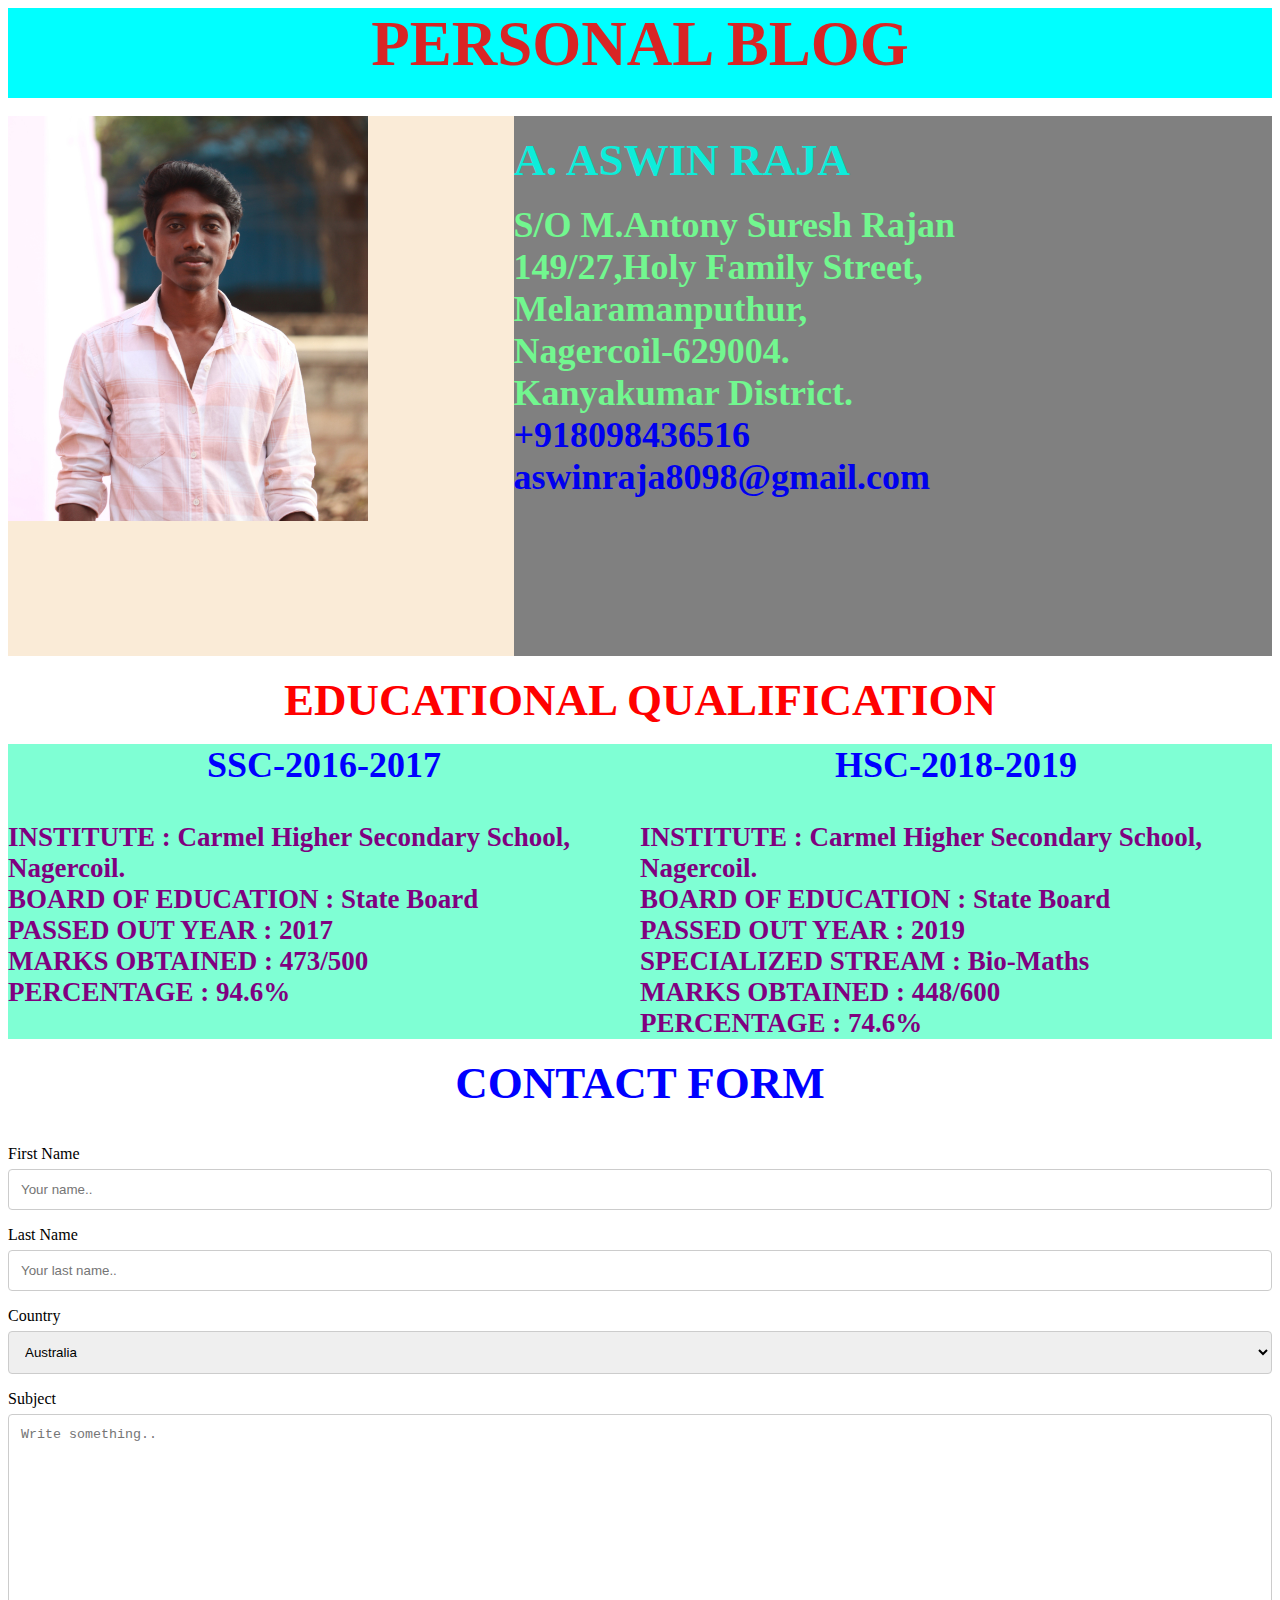
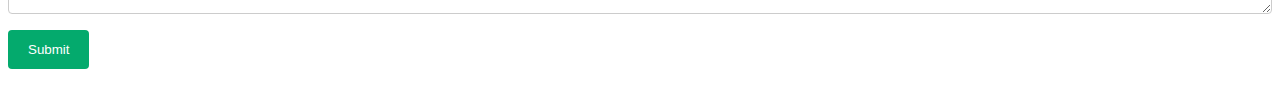
<file: ASSESSMENTS/A.ASWIN RAJA Team Lead/Assignment -01/index.html>
<html>
    <head>
        <meta name="viewport" content="width=device-width, initial-scale=1.0">
        <title>Assignment-01</title>
    </head>
    <body>
        <link rel="stylesheet" href="index.css">
        <body  bgcolor="white">
            <div class="div1">
            <center>
            <b>PERSONAL BLOG</b>
            </center>
            </div>
            <br>
            <div class="div2">
                <div class="div21">
                  <img src="images/profile.jpg" class="img1">
                </div>
                <div class="div22">
                    <br>
                    <a style="font-size:5vmin; color:rgb(14, 236, 218); ">A. ASWIN RAJA</a><br><br>
                    <c style="font-size:4vmin; color:rgb(114, 247, 143)"></a>
                    S/O M.Antony Suresh Rajan<br>
                    149/27,Holy Family Street,<br>
                    Melaramanputhur,<br>
                    Nagercoil-629004.<br>
                    Kanyakumar District.<br>
                    <a href="tel:+918098436516" style="text-decoration: none;">+918098436516</a><br>
                    <a href="mailto:aswinraja8098@gmail.com" style="text-decoration: none;">aswinraja8098@gmail.com</a>
                </c>
                </div>
            </div>
            <br>
            <div class="div3">
                <center><b>
                    <a style="font-size:5vmin; color:red; ">EDUCATIONAL QUALIFICATION</a><br><br>
                </center></b>
            </div>
            <div class="div31">
                <div class="div311">
                <center><a style="font-size:4vmin; color:blue; ">SSC-2016-2017</a></center><br><br>
                <c style="font-size:3vmin; color:purple"></a>
                INSTITUTE : Carmel Higher Secondary School, Nagercoil.<br>
                BOARD OF EDUCATION : State Board<br>
                PASSED OUT YEAR : 2017<br>
                MARKS OBTAINED : 473/500<br>
                PERCENTAGE : 94.6%<br><br>
                </c>
            </div>
            
            <div class="div32">
                <center><a style="font-size:4vmin; color:blue; ">HSC-2018-2019</a></center><br><br>
                <c style="font-size:3vmin; color:purple"></a>
                INSTITUTE : Carmel Higher Secondary School, Nagercoil.<br>
                BOARD OF EDUCATION : State Board<br>
                PASSED OUT YEAR : 2019<br>
                SPECIALIZED STREAM : Bio-Maths<br>
                MARKS OBTAINED : 448/600<br>
                PERCENTAGE : 74.6%<br>
                </c>
            </div>
            </div>
            <div class="contact">
                <br>
                <b>
                <center><a style="font-size:5vmin; color:blue; ">CONTACT FORM</a></center><br><br>
                 </b>
                <form >
                    <label for="fname">First Name</label>
                    <input type="text" id="fname" name="firstname" placeholder="Your name..">
                
                    <label for="lname">Last Name</label>
                    <input type="text" id="lname" name="lastname" placeholder="Your last name..">
                
                    <label for="country">Country</label>
                    <select id="country" name="country">
                      <option value="australia">Australia</option>
                      <option value="canada">Canada</option>
                      <option value="usa">USA</option>
                    </select>
                
                    <label for="subject">Subject</label>
                    <textarea id="subject" name="subject" placeholder="Write something.." style="height:200px"></textarea>
                
                    <input type="submit" value="Submit">
                
                  </form>
            </div>
    </body>
</html>
</file>
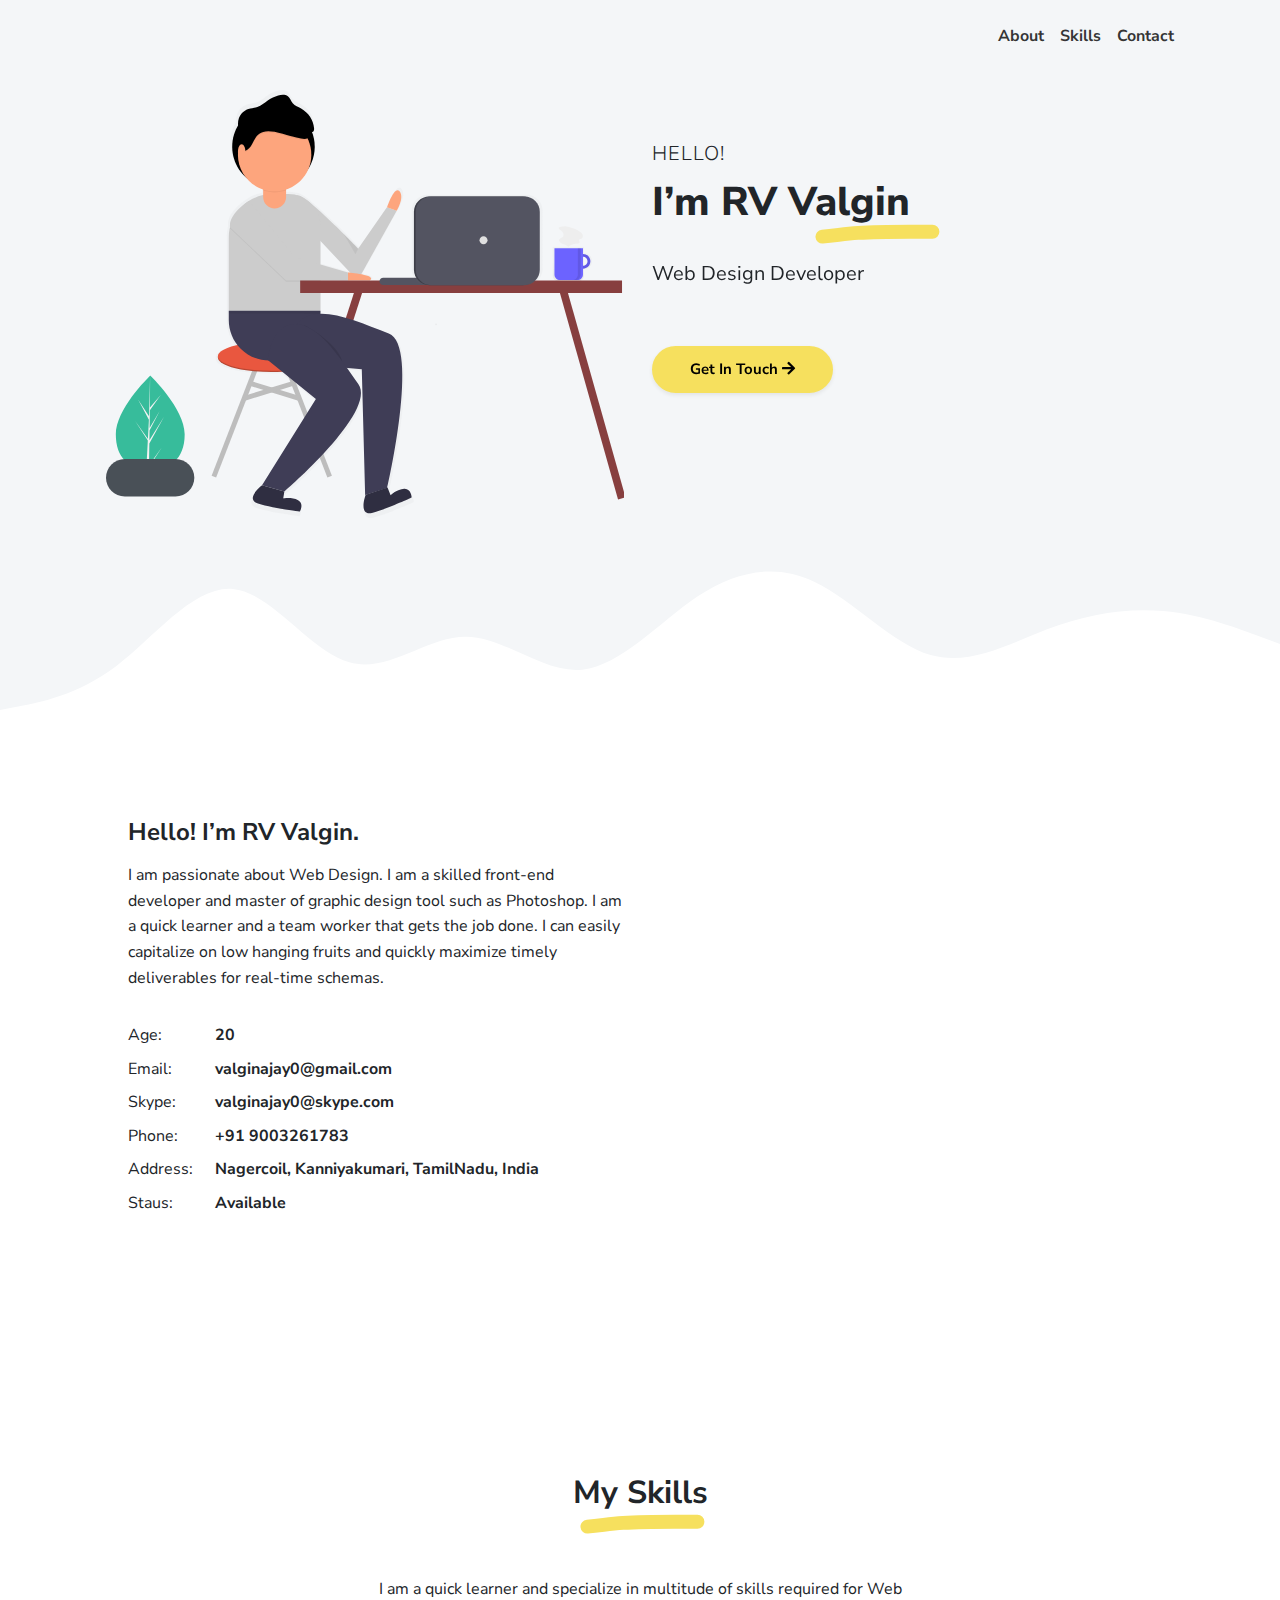
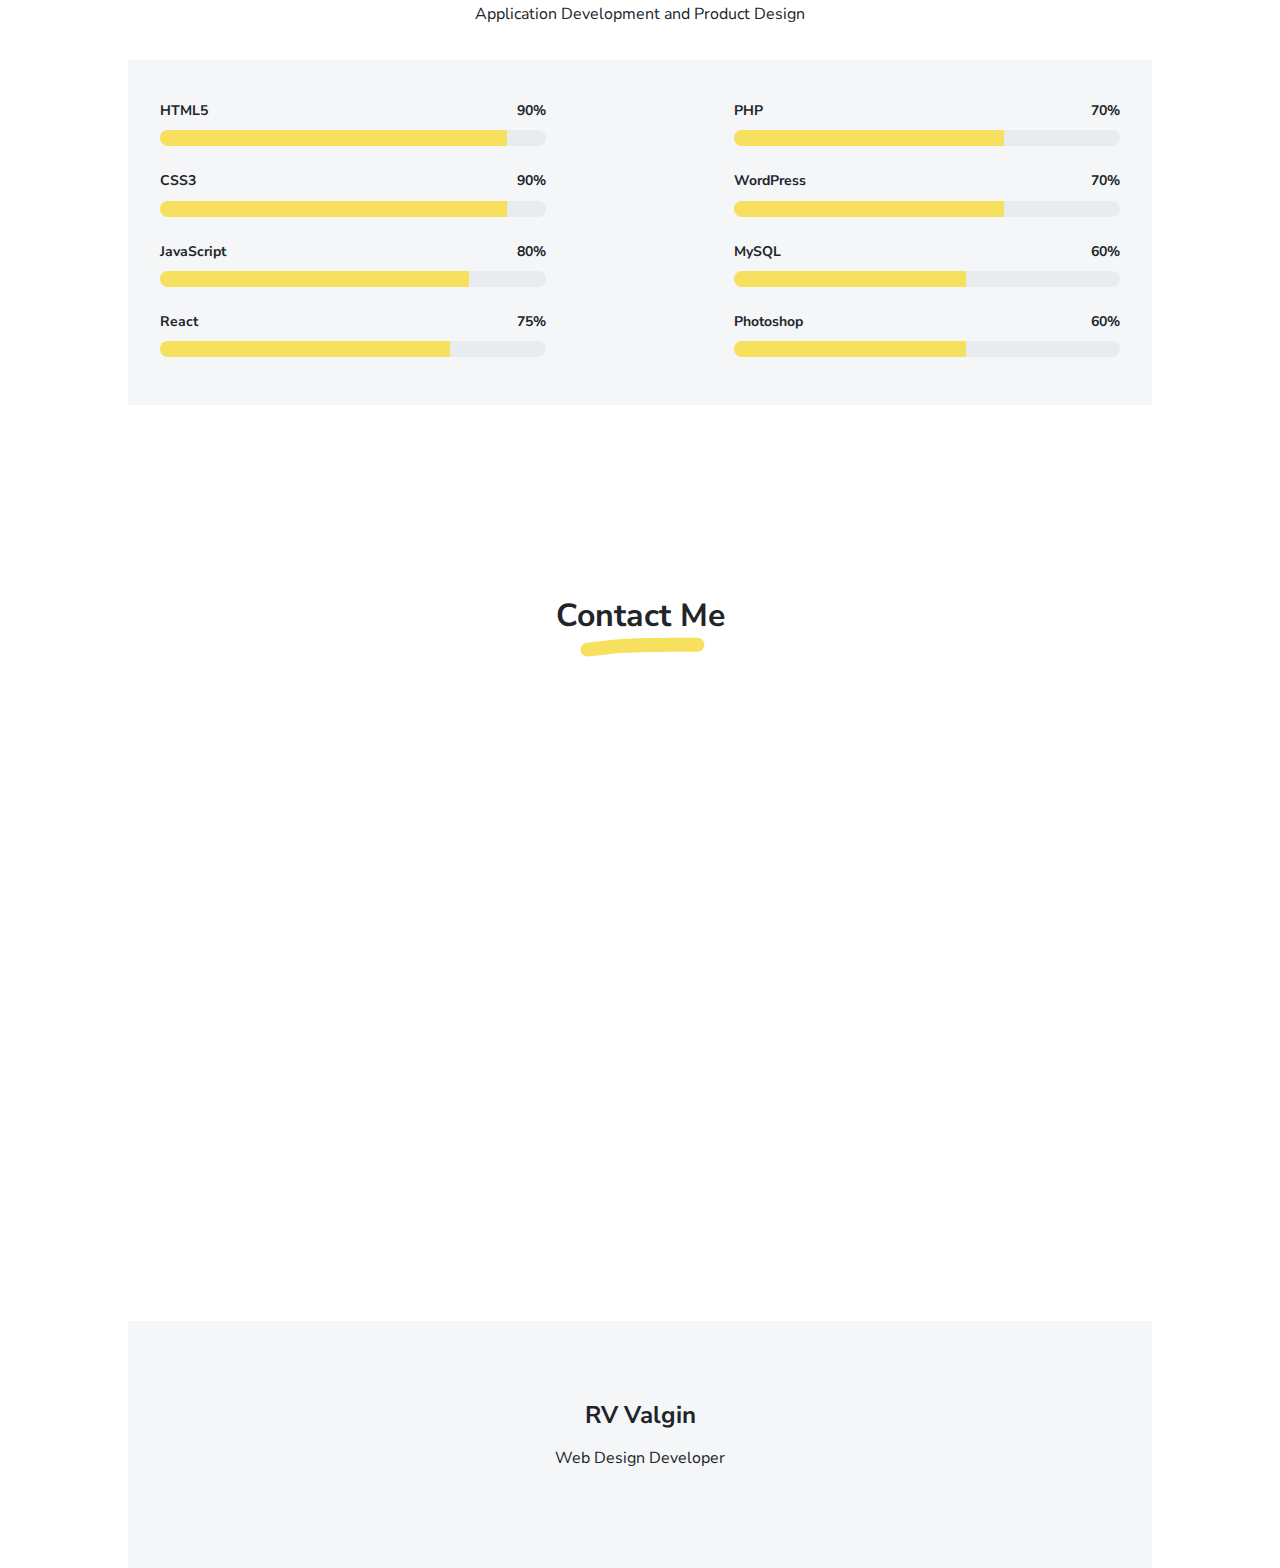
<file: ASSESSMENTS/R.V.VALGIN Team Member 2/Assignment-1/index.html>
<!DOCTYPE html>
<!-- upto 2 directory depth-->
<html lang="en-US">
  <head>
    <meta charset="UTF-8">
    <meta http-equiv="X-UA-Compatible" content="IE=edge">
    <meta name="viewport" content="width=device-width, initial-scale=1">
    <title>Valgin Resume</title>
    <link rel="preconnect" href="https://fonts.gstatic.com" crossorigin="crossorigin"/>
    <link rel="preload" as="style" href="https://fonts.googleapis.com/css2?family=Nunito+Sans:wght@300;400;700;800&amp;display=swap"/>
    <link rel="stylesheet" href="https://fonts.googleapis.com/css2?family=Nunito+Sans:wght@300;400;700;800&amp;display=swap" media="print" onload="this.media='all'"/>
    <noscript>
      <link rel="stylesheet" href="https://fonts.googleapis.com/css2?family=Nunito+Sans:wght@300;400;700;800&amp;display=swap"/>
    </noscript>
    <link href="./css/font-awesome/css/all.min.css?ver=1.2.0" rel="stylesheet">
    <link href="./css/bootstrap-icons/bootstrap-icons.css?ver=1.2.0" rel="stylesheet">
    <link href="./css/bootstrap.min.css?ver=1.2.0" rel="stylesheet">
    <link href="./css/aos.css?ver=1.2.0" rel="stylesheet">
    <link href="./css/main.css?ver=1.2.0" rel="stylesheet">
    <noscript>
      <style type="text/css">
        [data-aos] {
            opacity: 1 !important;
            transform: translate(0) scale(1) !important;
        }
      </style>
    </noscript>
  </head>
  <body id="top">
    <header class="bg-light">
      <nav class="navbar navbar-expand-lg navbar-light bg-light" id="header-nav" role="navigation">
        <div class="container"><a class="link-dark navbar-brand site-title mb-0" href="#"></a>
          <button class="navbar-toggler" type="button" data-bs-toggle="collapse" data-bs-target="#navbarSupportedContent" aria-controls="navbarSupportedContent" aria-expanded="false" aria-label="Toggle navigation"><span class="navbar-toggler-icon"></span></button>
          <div class="collapse navbar-collapse" id="navbarSupportedContent">
            <ul class="navbar-nav ms-auto me-2">
              <li class="nav-item"><a class="nav-link" href="#about">About</a></li>
              
              <li class="nav-item"><a class="nav-link" href="#skills">Skills</a></li>
              
              
              <li class="nav-item"><a class="nav-link" href="#contact">Contact</a></li>
            </ul>
          </div>
        </div>
      </nav>
    </header>
    <div class="page-content">
      <div id="content">
<header>
  <div class="cover bg-light">
    <div class="container px-3">
      <div class="row">
        <div class="col-lg-6 p-2"><img class="img-fluid" src="images/illustrations/hello3.svg" alt="hello"/></div>
        <div class="col-lg-6">
          <div class="mt-5">
            <p class="lead text-uppercase mb-1">Hello!</p>
            <h1 class="intro-title marker" data-aos="fade-left" data-aos-delay="50">I’m RV Valgin</h1>
            <p class="lead fw-normal mt-3" data-aos="fade-up" data-aos-delay="100">Web Design Developer</p>
            <div class="social-nav" data-aos="fade-up" data-aos-delay="200">
              <nav role="navigation">
                <ul class="nav justify-content-left">
                  
                </ul>
              </nav>
            </div>
            <div class="mt-3" data-aos="fade-up" data-aos-delay="200"><a class="btn btn-primary shadow-sm mt-1 hover-effect" href="#contact">Get In Touch <i class="fas fa-arrow-right"></i></a></div>
          </div>
        </div>
      </div>
    </div>
  </div>
  <div class="wave-bg"></div>
</header>
<div class="section pt-4 px-3 px-lg-4" id="about">
  <div class="container-narrow">
    <div class="row">
      <div class="col-md-6">
        <h2 class="h4 my-2">Hello! I’m RV Valgin.</h2>
        <p>I am passionate about Web Design. I am a skilled front-end developer and master of graphic design tool such as Photoshop. I am a quick learner and a team worker that gets the job done. I can easily capitalize on low hanging fruits and quickly maximize timely deliverables for real-time schemas.</p>
        <div class="row mt-3">
          <div class="col-sm-2">
            <div class="pb-1">Age:</div>
          </div>
          <div class="col-sm-10">
            <div class="pb-1 fw-bolder">20</div>
          </div>
          <div class="col-sm-2">
            <div class="pb-1">Email:</div>
          </div>
          <div class="col-sm-10">
            <div class="pb-1 fw-bolder">valginajay0@gmail.com</div>
          </div>
          <div class="col-sm-2">
            <div class="pb-1">Skype:</div>
          </div>
          <div class="col-sm-10">
            <div class="pb-1 fw-bolder">valginajay0@skype.com</div>
          </div>
          <div class="col-sm-2">
            <div class="pb-1">Phone:</div>
          </div>
          <div class="col-sm-10">
            <div class="pb-1 fw-bolder">+91 9003261783</div>
          </div>
          <div class="col-sm-2">
            <div class="pb-1">Address:</div>
          </div>
          <div class="col-sm-10">
            <div class="pb-1 fw-bolder">Nagercoil, Kanniyakumari, TamilNadu, India</div>
          </div>
          <div class="col-sm-2">
            <div class="pb-1">Staus:</div>
          </div>
          <div class="col-sm-10">
            <div class="pb-1 fw-bolder">Available</div>
          </div>
        </div>
      </div>
      <div class="col-md-5 offset-md-1" data-aos="fade-left" data-aos-delay="100"><img class="avatar img-fluid mt-2" src="images/avatar.jpeg" width="400" height="400" alt="Walter Patterson"/></div>
    </div>
  </div>
</div>

</div>
<div class="section px-3 px-lg-4 pt-5" id="skills">
  <div class="container-narrow">
    <div class="text-center mb-5">
      <h2 class="marker marker-center">My Skills</h2>
    </div>
    <div class="text-center">
      <p class="mx-auto mb-3" style="max-width:600px">I am a quick learner and specialize in multitude of skills required for Web Application Development and Product Design</p>
    </div>
    <div class="bg-light p-3">
      <div class="row">
        <div class="col-md-5">
          <div class="py-1">
            <div class="d-flex text-small fw-bolder"><span class="me-auto">HTML5</span><span>90%</span></div>
            <div class="progress my-1">
              <div class="progress-bar bg-primary" role="progressbar" data-aos="zoom-in-right" data-aos-delay="100" data-aos-anchor=".skills-section" style="width: 90%" aria-valuenow="90" aria-valuemin="0" aria-valuemax="100"></div>
            </div>
          </div>
          <div class="py-1">
            <div class="d-flex text-small fw-bolder"><span class="me-auto">CSS3</span><span>90%</span></div>
            <div class="progress my-1">
              <div class="progress-bar bg-primary" role="progressbar" data-aos="zoom-in-right" data-aos-delay="200" data-aos-anchor=".skills-section" style="width: 90%" aria-valuenow="90" aria-valuemin="0" aria-valuemax="100"></div>
            </div>
          </div>
          <div class="py-1">
            <div class="d-flex text-small fw-bolder"><span class="me-auto">JavaScript</span><span>80%</span></div>
            <div class="progress my-1">
              <div class="progress-bar bg-primary" role="progressbar" data-aos="zoom-in-right" data-aos-delay="300" data-aos-anchor=".skills-section" style="width: 80%" aria-valuenow="80" aria-valuemin="0" aria-valuemax="100"></div>
            </div>
          </div>
          <div class="py-1">
            <div class="d-flex text-small fw-bolder"><span class="me-auto">React</span><span>75%</span></div>
            <div class="progress my-1">
              <div class="progress-bar bg-primary" role="progressbar" data-aos="zoom-in-right" data-aos-delay="300" data-aos-anchor=".skills-section" style="width: 75%" aria-valuenow="75" aria-valuemin="0" aria-valuemax="100"></div>
            </div>
          </div>
        </div>
        <div class="col-md-5 offset-md-2">
          <div class="py-1">
            <div class="d-flex text-small fw-bolder"><span class="me-auto">PHP</span><span>70%</span></div>
            <div class="progress my-1">
              <div class="progress-bar bg-primary" role="progressbar" data-aos="zoom-in-right" data-aos-delay="400" data-aos-anchor=".skills-section" style="width: 70%" aria-valuenow="70" aria-valuemin="0" aria-valuemax="100"></div>
            </div>
          </div>
          <div class="py-1">
            <div class="d-flex text-small fw-bolder"><span class="me-auto">WordPress</span><span>70%</span></div>
            <div class="progress my-1">
              <div class="progress-bar bg-primary" role="progressbar" data-aos="zoom-in-right" data-aos-delay="500" data-aos-anchor=".skills-section" style="width: 70%" aria-valuenow="70" aria-valuemin="0" aria-valuemax="100"></div>
            </div>
          </div>
          <div class="py-1">
            <div class="d-flex text-small fw-bolder"><span class="me-auto">MySQL</span><span>60%</span></div>
            <div class="progress my-1">
              <div class="progress-bar bg-primary" role="progressbar" data-aos="zoom-in-right" data-aos-delay="600" data-aos-anchor=".skills-section" style="width: 60%" aria-valuenow="60" aria-valuemin="0" aria-valuemax="100"></div>
            </div>
          </div>
          <div class="py-1">
            <div class="d-flex text-small fw-bolder"><span class="me-auto">Photoshop</span><span>60%</span></div>
            <div class="progress my-1">
              <div class="progress-bar bg-primary" role="progressbar" data-aos="zoom-in-right" data-aos-delay="600" data-aos-anchor=".skills-section" style="width: 60%" aria-valuenow="60" aria-valuemin="0" aria-valuemax="100"></div>
            </div>
          </div>
        </div>
      </div>
    </div>
  </div>
</div>

<div class="section px-3 px-lg-4 pt-5" id="experience">
  <div class="container-narrow">
    <div class="text-center mb-5">
      

</div>
<div class="section px-2 px-lg-4 pb-4 pt-5 mb-5" id="contact">
  <div class="container-narrow">
    <div class="text-center mb-5">
      <h2 class="marker marker-center">Contact Me</h2>
    </div>
    <div class="row">
      <div class="col-md-6" data-aos="zoom-in" data-aos-delay="100">
        <div class="bg-light my-2 p-3 pt-2"><form action="https://formspree.io/your@email.com"
    method="POST">
    <div class="form-group my-2">
      <label for="name" class="form-label fw-bolder">Name</label>
      <input class="form-control" type="text" id="name" name="name" required>
    </div>
    <div class="form-group my-2">
      <label for="email" class="form-label fw-bolder">Email</label>
      <input class="form-control" type="email" id="email" name="_replyto" required>
    </div>
  <div class="form-group my-2">
    <label for="message" class="form-label fw-bolder">Message</label>
    <textarea class="form-control" style="resize: none;" id="message" name="message" rows="4" required></textarea>
  </div>
  <button class="btn btn-primary mt-2" type="submit">Send</button>
</form>
        </div>
      </div>
      <div class="col-md-6" data-aos="fade-left" data-aos-delay="300">
        <div class="mt-3 px-1">
          <div class="h5">Let’s talk how I can help you!</div>
          <p>If you like my work and want to avail my services then drop me a message using the contact form. </p>
          <p>Or get in touch using my email, skype or my contact number.</p>
          <p>See you!</p>
        </div>
        <div class="mt-53 px-1">
          <div class="row"> 
            <div class="col-sm-2">
              <div class="pb-1">Email:</div>
            </div>
            <div class="col-sm-10">
              <div class="pb-1 fw-bolder">valginajay0@gmail.com</div>
            </div>
            <div class="col-sm-2">
              <div class="pb-1">Skype:</div>
            </div>
            <div class="col-sm-10">
              <div class="pb-1 fw-bolder">valginajay0@skype.com</div>
            </div>
            <div class="col-sm-2">
              <div class="pb-1">Phone:</div>
            </div>
            <div class="col-sm-10">
              <div class="pb-1 fw-bolder">+91 9003261783</div>
            </div>
          </div>
        </div>
      </div>
    </div>
  </div>
</div>
<footer class="pt-4 pb-4 text-center bg-light">
  <div class="container">
    <div class="my-3">
      <div class="h4">RV Valgin</div>
      <p>Web Design Developer</p>
      <div class="social-nav">
        <nav role="navigation">
          <ul class="nav justify-content-center">
            
          </ul>
        </nav>
      </div>
    </div>
    <div class="text-small text-secondary">
      <div>
    </div>
  </div>
</footer></div>
    </div>
    <div id="scrolltop"><a class="btn btn-secondary" href="#top"><span class="icon"><i class="fas fa-angle-up fa-x"></i></span></a></div>
    <script src="./scripts/imagesloaded.pkgd.min.js?ver=1.2.0"></script>
    <script src="./scripts/masonry.pkgd.min.js?ver=1.2.0"></script>
    <script src="./scripts/BigPicture.min.js?ver=1.2.0"></script>
    <script src="./scripts/purecounter.min.js?ver=1.2.0"></script>
    <script src="./scripts/bootstrap.bundle.min.js?ver=1.2.0"></script>
    <script src="./scripts/aos.min.js?ver=1.2.0"></script>
    <script src="./scripts/main.js?ver=1.2.0"></script>
  </body>
</html>
</file>
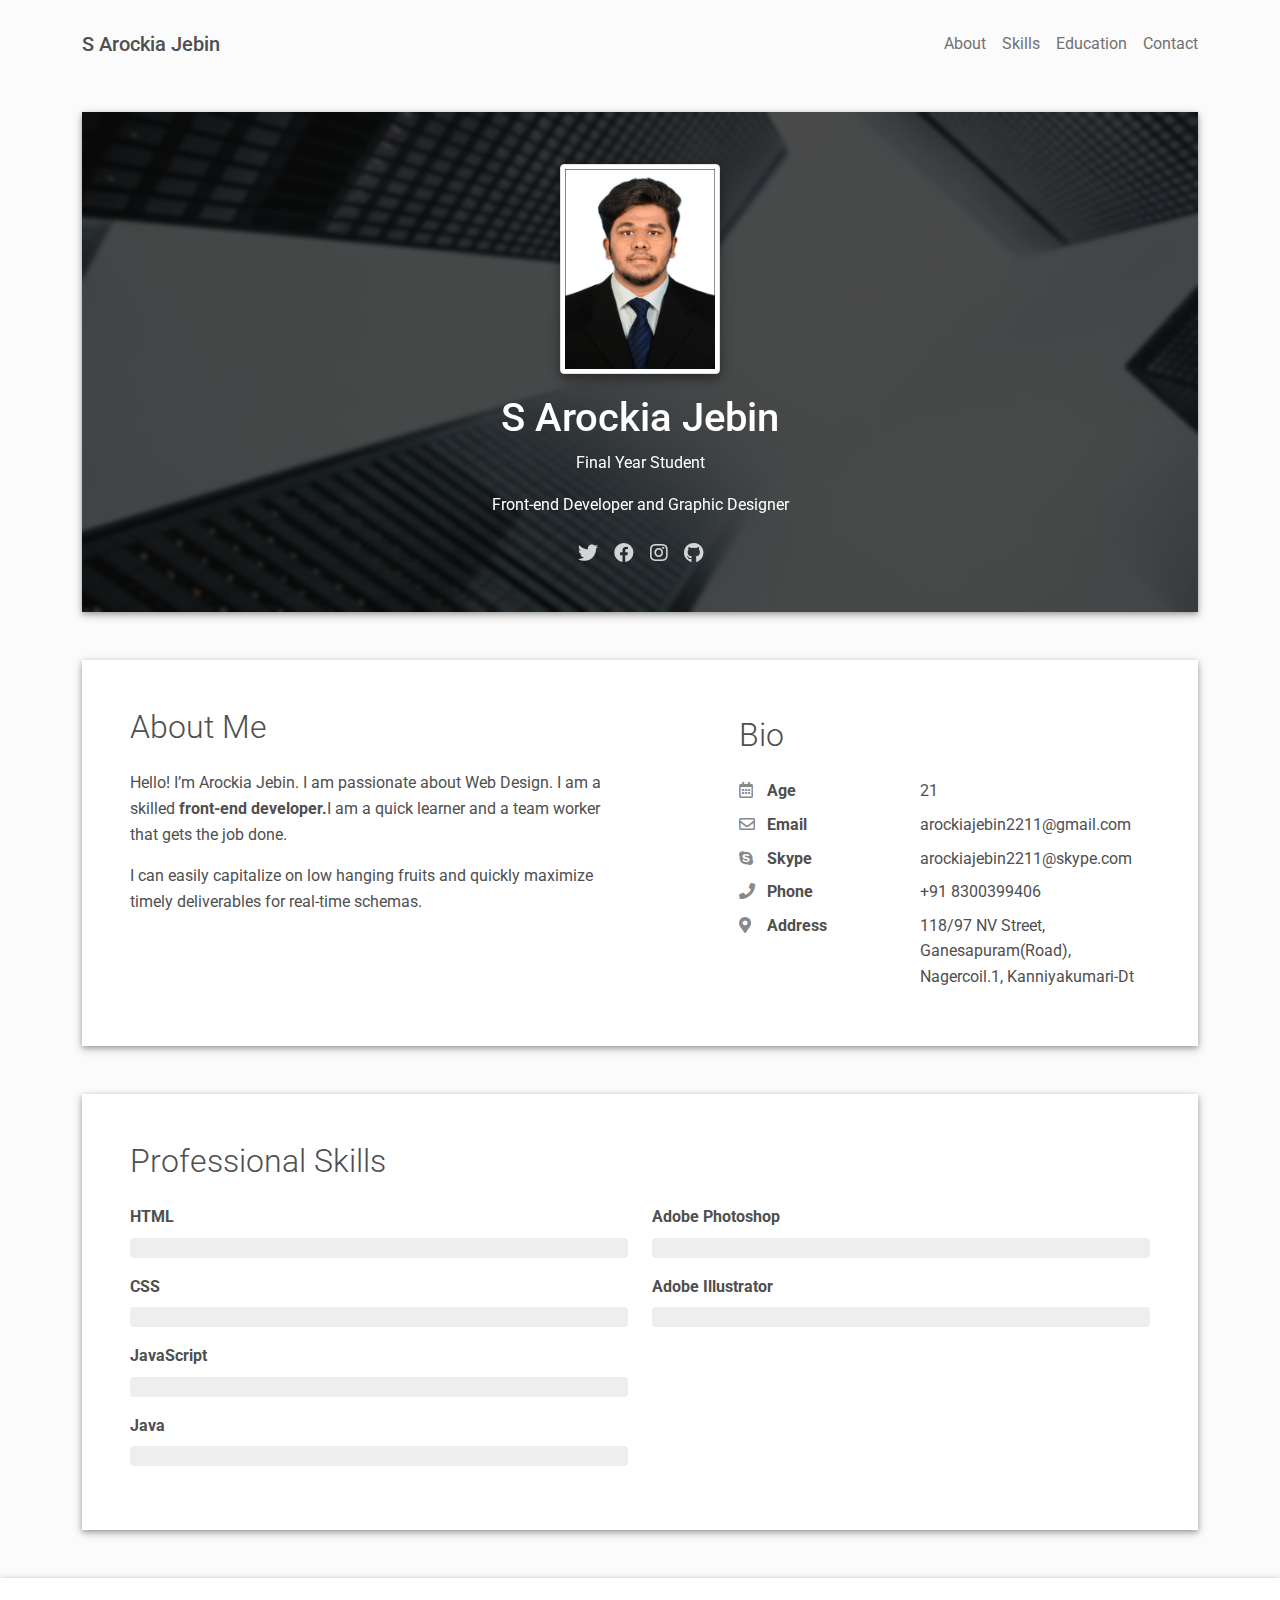
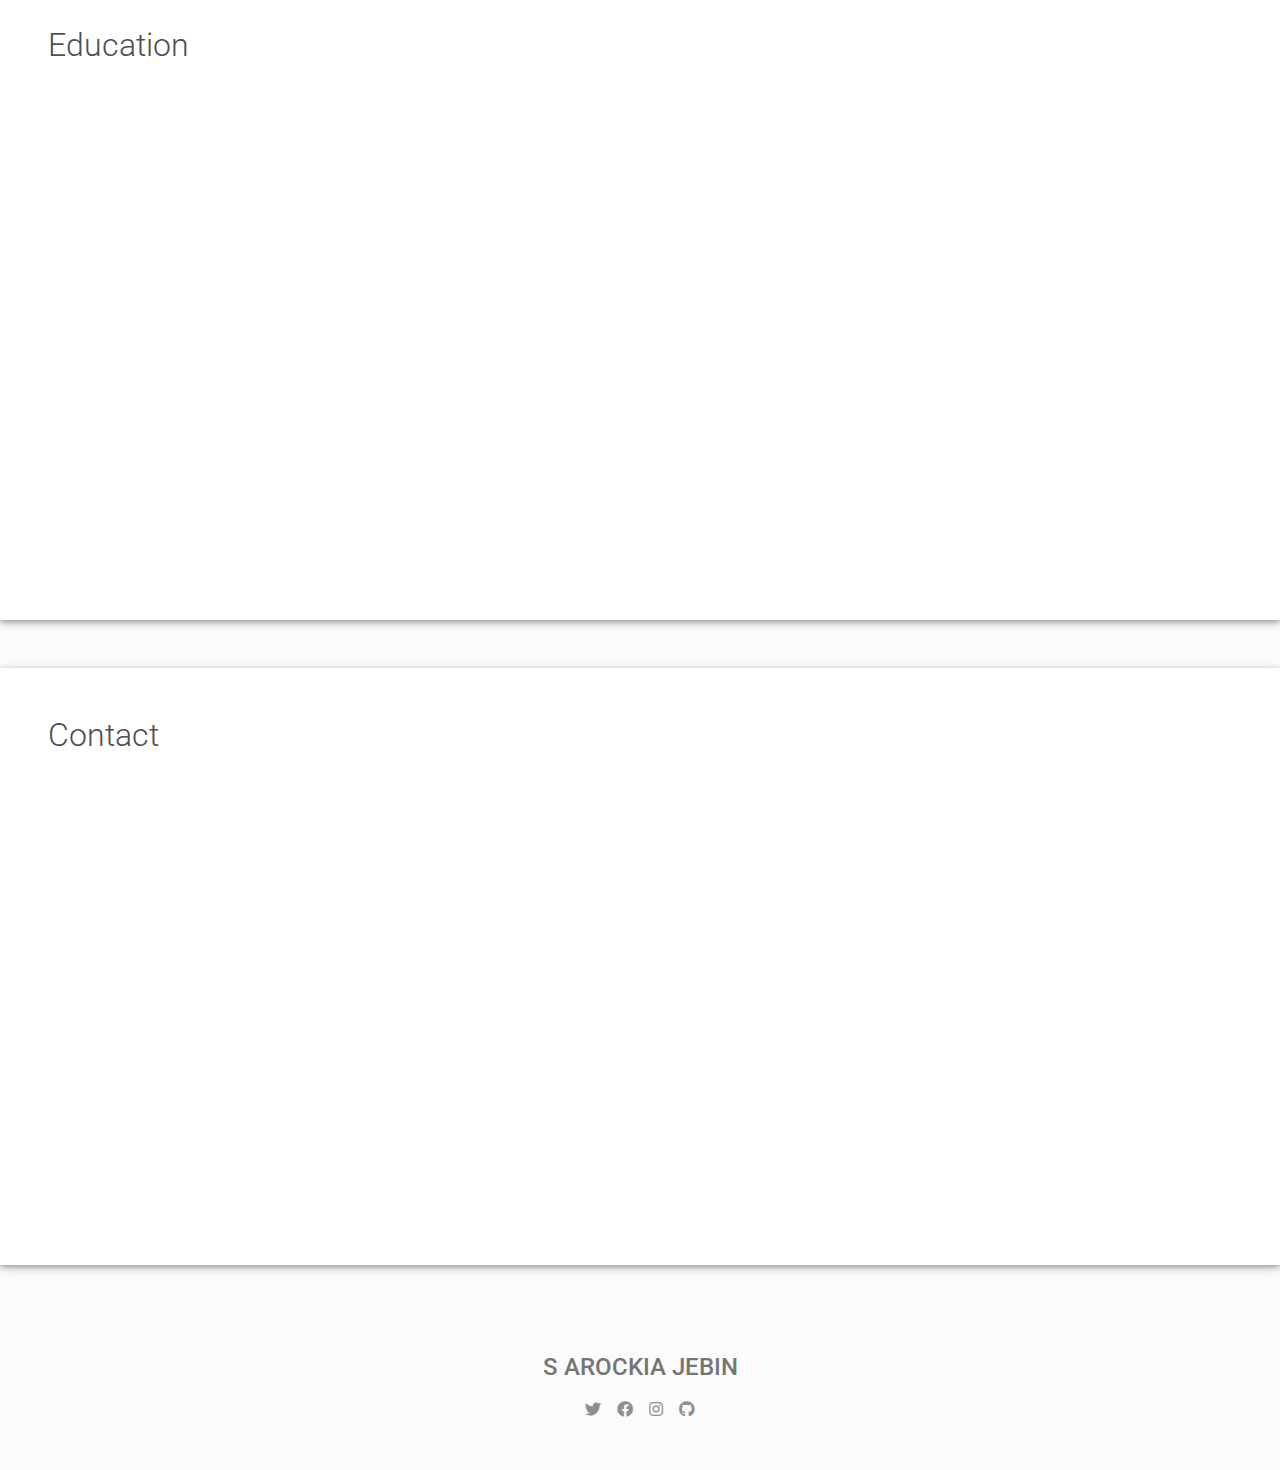
<file: ASSESSMENTS/S.AROCKIA JEBIN Team Member 1/Assignment-1/index.html>
<!DOCTYPE html>
<html lang="en-US">
  <head>
    <meta charset="UTF-8">
    <meta http-equiv="X-UA-Compatible" content="IE=edge">
    <meta name="viewport" content="width=device-width, initial-scale=1">
    <title>Arockia Jebin</title>
    <link rel="preconnect" href="https://fonts.gstatic.com" crossorigin="crossorigin"/>
    <link rel="preload" as="style" href="https://fonts.googleapis.com/css2?family=Poppins:wght@600&amp;family=Roboto:wght@300;400;500;700&amp;display=swap"/>
    <link rel="stylesheet" href="https://fonts.googleapis.com/css2?family=Poppins:wght@600&amp;family=Roboto:wght@300;400;500;700&amp;display=swap" media="print" onload="this.media='all'"/>
    <noscript>
      <link rel="stylesheet" href="https://fonts.googleapis.com/css2?family=Poppins:wght@600&amp;family=Roboto:wght@300;400;500;700&amp;display=swap"/>
    </noscript>
    <link href="css/font-awesome/css/all.min.css?ver=1.2.1" rel="stylesheet">
    <link href="css/mdb.min.css?ver=1.2.1" rel="stylesheet">
    <link href="css/aos.css?ver=1.2.1" rel="stylesheet">
    <link href="css/main.css?ver=1.2.1" rel="stylesheet">
    <noscript>
      <style type="text/css">
        [data-aos] {
            opacity: 1 !important;
            transform: translate(0) scale(1) !important;
        }
      </style>
    </noscript>
  </head>
  <body class="bg-light" id="top">
    <header class="d-print-none">
      <div class="container text-center text-lg-left">
        <div class="pt-4 clearfix">
          <h1 class="site-title mb-0">S Arockia Jebin</h1>
          <div class="site-nav"> 
            <nav role="navigation">
              <ul class="nav justify-content-center">
                <li class="nav-item"><a class="nav-link" href="#about" title="About"><span class="menu-title">About</span></a>
                </li>
                <li class="nav-item"><a class="nav-link" href="#skills" title="Skills"><span class="menu-title">Skills</span></a>
                </li>
                
                </li>
                <li class="nav-item"><a class="nav-link" href="#education" title="Education"><span class="menu-title">Education</span></a>
                </li>
                
                </li>
                <li class="nav-item"><a class="nav-link" href="#contact" title="Contact"><span class="menu-title">Contact</span></a>
                </li>
              </ul>
            </nav>
          </div>
        </div>
      </div>
    </header>
    <div class="page-content">
      <div class="container">
<div class="resume-container">
  <div class="shadow-1-strong bg-white my-5" id="intro">
    <div class="bg-info text-white">
      <div class="cover bg-image"><img src="images/header-background.jpg"/>
        <div class="mask" style="background-color: rgba(0, 0, 0, 0.7);backdrop-filter: blur(2px);">
          <div class="text-center p-5">
            <div class="avatar p-1"><img class="img-thumbnail shadow-2-strong" src="images/jebin.jpg" width="160" height="160"/></div>
            <div class="header-bio mt-3">
              <div data-aos="zoom-in" data-aos-delay="0">
                <h2 class="h1">S Arockia Jebin</h2>
        <p data-aos="fade-left" data-aos-delay="100">Final Year Student</p>
        <p> </p>
                <p>Front-end Developer and Graphic Designer</p>
              </div>
              <div class="header-social mb-3 d-print-none" data-aos="zoom-in" data-aos-delay="200">
                <nav role="navigation">
                  <ul class="nav justify-content-center">
                    <li class="nav-item"><a class="nav-link" href="https://twitter.com/arockia_jebin?t=KYK4S_f17cOsTKZKaWes4w&s=08" title="Twitter"><i class="fab fa-twitter"></i><span class="menu-title sr-only">Twitter</span></a>
                </li>
                <li class="nav-item"><a class="nav-link" href="https://www.facebook.com/aro.aj.9" title="Facebook"><i class="fab fa-facebook"></i><span class="menu-title sr-only">Facebook</span></a>
                </li>
                <li class="nav-item"><a class="nav-link" href="https://www.instagram.com/itz_me_aro_aj" title="Instagram"><i class="fab fa-instagram"></i><span class="menu-title sr-only">Instagram</span></a>
                </li>
                <li class="nav-item"><a class="nav-link" href="https://github.com/ArockiaJebin" title="Github"><i class="fab fa-github"></i><span class="menu-title sr-only">Github</span></a>
                    </li>
                  </ul>
                </nav>
              </div>
              
            </div>
          </div>
        </div>
      </div>
    </div>
  </div>
  <div class="shadow-1-strong bg-white my-5 p-5" id="about">
    <div class="about-section">
      <div class="row">
        <div class="col-md-6">
          <h2 class="h2 fw-light mb-4">About Me</h2>
          <p>Hello! I’m Arockia Jebin. I am passionate about Web Design. I am a skilled <strong>front-end developer.</strong>I am a quick learner and a team worker that gets the job done.</p>
          <p>I can easily capitalize on low hanging fruits and quickly maximize timely deliverables for real-time schemas.</p>
        </div>
        <div class="col-md-5 offset-lg-1">
          <div class="row mt-2">
            <h2 class="h2 fw-light mb-4">Bio</h2>
            <div class="col-sm-5">
              <div class="pb-2 fw-bolder"><i class="far fa-calendar-alt pe-2 text-muted" style="width:24px;opacity:0.85;"></i> Age</div>
            </div>
            <div class="col-sm-7">
              <div class="pb-2">21</div>
            </div>
            <div class="col-sm-5">
              <div class="pb-2 fw-bolder"><i class="far fa-envelope pe-2 text-muted" style="width:24px;opacity:0.85;"></i> Email</div>
            </div>
            <div class="col-sm-7">
              <div class="pb-2">arockiajebin2211@gmail.com</div>
            </div>
            <div class="col-sm-5">
              <div class="pb-2 fw-bolder"><i class="fab fa-skype pe-2 text-muted" style="width:24px;opacity:0.85;"></i> Skype</div>
            </div>
            <div class="col-sm-7">
              <div class="pb-2">arockiajebin2211@skype.com</div>
            </div>
            <div class="col-sm-5">
              <div class="pb-2 fw-bolder"><i class="fas fa-phone pe-2 text-muted" style="width:24px;opacity:0.85;"></i> Phone</div>
            </div>
            <div class="col-sm-7">
              <div class="pb-2">+91 8300399406</div>
            </div>
            <div class="col-sm-5">
              <div class="pb-2 fw-bolder"><i class="fas fa-map-marker-alt pe-2 text-muted" style="width:24px;opacity:0.85;"></i> Address</div>
            </div>
            <div class="col-sm-7">
              <div class="pb-2">118/97 NV Street,<br>Ganesapuram(Road), Nagercoil.1, Kanniyakumari-Dt</div>
            </div>
          </div>
        </div>
      </div>
    </div>
  </div>
  <div class="shadow-1-strong bg-white my-5 p-5" id="skills">
    <div class="skills-section">
      <h2 class="h2 fw-light mb-4">Professional Skills</h2>
      <div class="row">
        <div class="col-md-6">
          <div class="mb-3"><span class="fw-bolder">HTML</span>
            <div class="progress my-2 rounded" style="height: 20px">
              <div class="progress-bar bg-info" role="progressbar" data-aos="zoom-in-right" data-aos-delay="100" data-aos-anchor=".skills-section" style="width: 95%;" aria-valuenow="95" aria-valuemin="0" aria-valuemax="100">Master</div>
            </div>
          </div>
          <div class="mb-3"><span class="fw-bolder">CSS</span>
            <div class="progress my-2 rounded" style="height: 20px">
              <div class="progress-bar bg-info" role="progressbar" data-aos="zoom-in-right" data-aos-delay="200" data-aos-anchor=".skills-section" style="width: 85%" aria-valuenow="85" aria-valuemin="0" aria-valuemax="100">Expert</div>
            </div>
          </div>
          <div class="mb-3"><span class="fw-bolder">JavaScript</span>
            <div class="progress my-2 rounded" style="height: 20px">
              <div class="progress-bar bg-info" role="progressbar" data-aos="zoom-in-right" data-aos-delay="300" data-aos-anchor=".skills-section" style="width: 75%" aria-valuenow="75" aria-valuemin="0" aria-valuemax="100">Advance</div>
            </div>
          </div>
          <div class="mb-3"><span class="fw-bolder">Java</span>
            <div class="progress my-2 rounded" style="height: 20px">
              <div class="progress-bar bg-info" role="progressbar" data-aos="zoom-in-right" data-aos-delay="300" data-aos-anchor=".skills-section" style="width: 75%" aria-valuenow="75" aria-valuemin="0" aria-valuemax="100">Advance</div>
            </div>
          </div>
        </div>
        <div class="col-md-6">
          <div class="mb-3"><span class="fw-bolder">Adobe Photoshop</span>
            <div class="progress my-2 rounded" style="height: 20px">
              <div class="progress-bar bg-secondary" role="progressbar" data-aos="zoom-in-right" data-aos-delay="400" data-aos-anchor=".skills-section" style="width: 95%" aria-valuenow="95" aria-valuemin="0" aria-valuemax="100">Master</div>
            </div>
          </div>
          <div class="mb-3"><span class="fw-bolder">Adobe Illustrator</span>
            <div class="progress my-2 rounded" style="height: 20px">
              <div class="progress-bar bg-secondary" role="progressbar" data-aos="zoom-in-right" data-aos-delay="400" data-aos-anchor=".skills-section" style="width: 90%" aria-valuenow="90" aria-valuemin="0" aria-valuemax="100">Expert</div>
            </div>
          </div>
          
            </div>
          </div>
        </div>
      </div>
    </div>
  </div>
  
  <div class="shadow-1-strong bg-white my-5 p-5" id="education">
    <div class="education-section">
      <h2 class="h2 fw-light mb-4">Education</h2>
      <div class="timeline">
        <div class="timeline-card timeline-card-success" data-aos="fade-in" data-aos-delay="0">
          <div class="timeline-head px-4 pt-3">
            <div class="h5">Masters in Information Technology <span class="text-muted h6">from Anna University</span>          </div>
          </div>
          <div class="timeline-body px-4 pb-4">
            <div class="text-muted text-small mb-3">2023 - 2025</div>
            <div>Leverage agile frameworks to provide a robust synopsis for high level overviews. Iterative approaches to corporate strategy foster collaborative thinking to further the overall value proposition.</div>
          </div>
        </div>
        <div class="timeline-card timeline-card-success" data-aos="fade-in" data-aos-delay="200">
          <div class="timeline-head px-4 pt-3">
            <div class="h5">Bachelor of Information Technology <span class="text-muted h6">from Anna University</span>          </div>
          </div>
          <div class="timeline-body px-4 pb-4">
            <div class="text-muted text-small mb-3">2019 - 2023</div>
            <div>Override the digital divide with additional clickthroughs from DevOps. Nanotechnology immersion along the information highway will close the loop on focusing solely on the bottom line.</div>
          </div>
        </div>
        <div class="timeline-card timeline-card-success" data-aos="fade-in" data-aos-delay="400">
          <div class="timeline-head px-4 pt-3">
            <div class="h5">Computer Science and Mathematics <span class="text-muted h6">from SLB Govt High Scool</span>          </div>
          </div>
          <div class="timeline-body px-4 pb-4">
            <div class="text-muted text-small mb-3">2017 - 2019</div>
            <div>User generated content in real-time will have multiple touchpoints for offshoring. Organically grow the holistic world view of disruptive innovation via workplace diversity and empowerment.</div>
          </div>
        </div>
      </div>
    </div>
  </div>
  
  
  <div class="shadow-1-strong bg-white my-5 p-5" id="contact">
    <div class="contant-section">
      <h2 class="h2 fw-light text mb-4">Contact</h2>
      <div class="row mb-4">
        <div class="col-md-5" data-aos="fade-left" data-aos-delay="200">
          <div class="mt-1">
            <div class="h6"><i class="fas fa-phone pe-2 text-muted" style="width:24px;opacity:0.85;"></i> +91 8300399406</div>
            <div class="h6"><i class="far fa-envelope pe-2 text-muted" style="width:24px;opacity:0.85;"></i> arockiajebin2211@gmail.com</div>
          </div>
          <div class="mt-5 d-print-none"><form action="https://formspree.io/your@email.com"
    method="POST">
  <div class="form-outline mb-4">
    <input type="text" id="name" class="form-control" required/>
    <label class="form-label" for="name">Name</label>
  </div>
  <div class="form-outline mb-4">
    <input type="email" id="email" class="form-control" required/>
    <label class="form-label" for="email">Email address</label>
  </div>
  <div class="form-outline mb-4">
    <textarea class="form-control" style="resize: none;" id="message" rows="4" required></textarea>
    <label class="form-label" for="message">Message</label>
  </div>
  <button class="btn btn-info btn-block mb-4" type="submit">Send</button>
</form>
          </div>
        </div>
        <div class="col-md-7 d-print-none" data-aos="zoom-in" data-aos-delay="100"><iframe src="https://www.google.com/maps/embed?pb=!1m18!1m12!1m3!1d15797.63265023101!2d77.39954491900768!3d8.161567596471722!2m3!1f0!2f0!3f0!3m2!1i1024!2i768!4f13.1!3m3!1m2!1s0x3b04f0e513adeb85%3A0xe22e3eb86c9146bf!2sUniversity%20College%20of%20Engineering%2CNagercoil!5e0!3m2!1sen!2sin!4v1653999190012!5m2!1sen!2sin" width="500" height="400" style="border:0;width:100%;" allowfullscreen="" loading="lazy"></iframe></div>
      </div>
    </div>
  </div>
</div></div>
    </div>
    <footer class="pt-4 pb-4 text-muted text-center d-print-none">
      <div class="container">
        <div class="my-3">
          <div class="h4">S AROCKIA JEBIN</div>
          <div class="footer-nav">
            <nav role="navigation">
              <ul class="nav justify-content-center">
                <li class="nav-item"><a class="nav-link" href="https://twitter.com/arockia_jebin?t=KYK4S_f17cOsTKZKaWes4w&s=08" title="Twitter"><i class="fab fa-twitter"></i><span class="menu-title sr-only">Twitter</span></a>
                </li>
                <li class="nav-item"><a class="nav-link" href="https://www.facebook.com/aro.aj.9" title="Facebook"><i class="fab fa-facebook"></i><span class="menu-title sr-only">Facebook</span></a>
                </li>
                <li class="nav-item"><a class="nav-link" href="https://www.instagram.com/itz_me_aro_aj" title="Instagram"><i class="fab fa-instagram"></i><span class="menu-title sr-only">Instagram</span></a>
                </li>
                <li class="nav-item"><a class="nav-link" href="https://github.com/ArockiaJebin" title="Github"><i class="fab fa-github"></i><span class="menu-title sr-only">Github</span></a>
                </li>
              </ul>
            </nav>
          </div>
        </div>
        <div class="text-small">
          
        </div>
      </div>
    </footer>
    <script src="scripts/mdb.min.js?ver=1.2.1"></script>
    <script src="scripts/aos.js?ver=1.2.1"></script>
    <script src="scripts/main.js?ver=1.2.1"></script>
  </body>
</html>
</file>
<file: ASSESSMENTS/A.ASWIN RAJA Team Lead/Assignment -01/index.css>
*{
    
}
.div1{
    background-color:aqua;
    height: 10vmin;
    font-size:7vmin;
    color:rgb(216, 37, 37);
}
.div2{
    height: 60vmin;
    background-color:white;
    display: flex;
    flex-direction: row;
}
.div21{

    width: 80vmin;
    background-color: antiquewhite;
}
.div22{
    background-color: grey;
    width: 120vmin;
    font-weight: bold;
    font-family: Georgia, 'Times New Roman', Times, serif;
    
}
.img1{
    height: 45vmin;
    width: 40vmin;

}
.div3{
    font-weight: bold;
    font-family: Georgia, 'Times New Roman', Times, serif;

}
.div31{
    display: flex;
    flex-direction: row;
    background-color: aquamarine;
}
.div311{
    font-weight: bold;
    width: 100vmin;
}
.div32{
    font-weight: bold;
    width: 100vmin;
}
input[type=text], select, textarea {
    width: 100%; 
    padding: 12px; 
    border: 1px solid #ccc; 
    border-radius: 4px; 
    box-sizing: border-box; 
    margin-top: 6px;
    margin-bottom: 16px; 
    resize: vertical 
  }
  
  input[type=submit] {
    background-color: #04AA6D;
    color: white;
    padding: 12px 20px;
    border: none;
    border-radius: 4px;
    cursor: pointer;
  }
  
  input[type=submit]:hover {
    background-color: #45a049;
  }
</file>
<file: ASSESSMENTS/R.V.VALGIN Team Member 2/Assignment-1/css/main.css>
html, body {
  overflow-x: hidden;
}

/**
 * Enable smooth scrolling on the whole document
 */
html {
  scroll-behavior: smooth;
}

/**
 * Disable smooth scrolling when users have prefers-reduced-motion enabled
 */
@media screen and (prefers-reduced-motion: reduce) {
  html {
    scroll-behavior: auto;
  }
}

/**
 * Add .section to every anchored element for scroll margin
 */
.section {
  scroll-margin-top: 2rem;
}

/* Header */
.site-title {
  font-size: 1.5rem;
  font-weight: 700;
  line-height: 3rem;
  text-decoration: none;
}

@media (min-width: 48em) {
  .site-title {
    float: left;
  }
}

.nav-link {
  font-weight: 700;
  color: rgba(0, 0, 0, 0.8) !important;
}

.social-nav .nav-link {
  padding: 0 0.5rem;
  font-size: 1.1rem;
  line-height: 2.5rem;
}

.nav-link:hover,
.nav-link:focus,
.active .nav-link {
  color: rgba(0, 0, 0, 0.6) !important;
}

/* Hero (intro) section */
.intro-title {
  font-weight: 800;
}

@-webkit-keyframes animateWave {
  0% {
    transform: scale(1, 0);
  }
  100% {
    transform: scale(1, 1);
  }
}

@keyframes animateWave {
  0% {
    transform: scale(1, 0);
  }
  100% {
    transform: scale(1, 1);
  }
}

.wave-bg {
  display: block;
  height: 220px;
  width: 100%;
  min-width: 600px;
  transform-origin: top;
  -webkit-animation: animateWave 2000ms cubic-bezier(0.23, 1, 0.32, 1) forwards;
          animation: animateWave 2000ms cubic-bezier(0.23, 1, 0.32, 1) forwards;
  background-image: url("../images/wave-bg.svg");
  background-position: center;
  background-repeat: no-repeat;
}

img.avatar {
  border-radius: 30px;
}

/* Masonary grid for portfolio */
.grid:after {
  content: '';
  display: block;
  clear: both;
}

/* Grid Item */
.grid-sizer,
.grid-item {
  width: 100%;
}

.grid-item {
  padding-bottom: 12px;
}

@media (min-width: 48em) {
  .grid-sizer,
  .grid-item {
    width: 25%;
  }
  .grid-item {
    float: left;
    padding: 6px;
  }
}

.grid-item img {
  display: block;
  width: 100%;
  max-width: 100%;
}

/* Portfolio */
.portolio-section .container {
  padding: 0;
}

.portfolio-item {
  position: relative;
  overflow: hidden;
  text-align: center;
  margin: 0;
}

.portfolio-item figcaption {
  position: absolute;
  top: auto;
  bottom: 0;
  left: 0;
  width: 100%;
  padding: 12px;
  background: rgba(255, 255, 255, 0.75);
  transition: transform 0.35s;
  transform: translate3d(0, 100%, 0);
}

.portfolio-item figcaption h4 {
  color: #222;
  font-size: 16px;
  text-transform: uppercase;
  font-weight: 700;
  margin-bottom: 3px;
}

.portfolio-item figcaption p {
  color: #444;
  font-size: 14px;
  font-weight: 600;
  margin-bottom: 0;
}

.portfolio-item:hover figcaption {
  transform: translate3d(0, 0, 0);
}

/* Portolio Caption */
#bp_container .bp-xc {
  background: #F6E05E !important;
}

#bp_caption a {
  text-decoration: none;
}

/* Footer section */
footer a:not(.nav-link) {
  color: inherit;
  font-weight: 600;
  text-decoration: none;
  cursor: pointer;
}

/* Scroll Top */
#scrolltop {
  display: block;
  visibility: hidden;
  opacity: 0;
  transition: visibility 0s, opacity 0.5s ease-in;
  position: fixed;
  bottom: 20px;
  right: 20px;
}

#scrolltop .btn {
  padding: 3px 11px;
  border-radius: 50%;
}

/* Additional utility styles */
.container-narrow {
  max-width: 1024px;
  margin: 0 auto;
}

.text-small {
  font-size: 0.875rem;
}

.text-uppercase {
  letter-spacing: 0.05em;
}

.hover-effect {
  transition: transform .18s ease-in-out;
}

.hover-effect:hover {
  transform: translateY(-2px);
}

.marker {
  position: relative;
  display: inline;
  width: auto;
}

.marker-center {
  padding-right: 0;
}

.marker:after {
  content: "";
  width: 125px;
  height: 30px;
  position: absolute;
  bottom: -25px;
  right: -30px;
  background-image: url("../images/marker.svg");
  background-repeat: no-repeat;
}

.marker-center:after {
  bottom: -30px;
  left: 50%;
  margin-left: -60px;
}

@media (max-width: 575.98px) {
  .marker {
    padding-right: 0;
  }
  .marker:after {
    bottom: -30px;
    left: 50%;
    margin-left: -60px;
  }
}

.entry-title a {
  text-decoration: none;
}
</file>
<file: ASSESSMENTS/S.AROCKIA JEBIN Team Member 1/Assignment-1/css/main.css>
/* Timeline custom component */
.timeline-card {
  position: relative;
  margin-left: 16px; }

.timeline-card:before {
  content: '';
  display: inline-block;
  position: absolute;
  background-color: #fff;
  border-radius: 100%;
  width: 24px;
  height: 24px;
  top: 16px;
  left: -12px;
  border: 5px solid;
  z-index: 2; }

.timeline-body {
  border-left: 2px solid #E6E9ED; }

.timeline-card-primary:before {
  border-color: var(--bs-primary); }

.timeline-card-info:before {
  border-color: var(--bs-info); }

.timeline-card-secondary:before {
  border-color: var(--bs-secondary); }

.timeline-card-success:before {
  border-color: var(--bs-teal); }

html {
  scroll-behavior: smooth; }

html, body {
  overflow-x: hidden; }

.container {
  max-width: 1140px; }

.site-title {
  font-size: 1.25rem;
  line-height: 2.5rem; }

.nav-link {
  padding: 0;
  font-size: 1rem;
  line-height: 2.5rem;
  color: inherit;
  opacity: 0.8; }

.header-social .nav-link {
  font-size: 1.25rem; }

.nav-link:hover,
.nav-link:focus {
  color: inherit;
  opacity: 1; }

.nav-item + .nav-item {
  margin-left: 1rem; }

.cover {
  height: 500px; }

.cover > img {
  -o-object-fit: cover;
     object-fit: cover;
  width: auto; }

.progress-bar {
  text-transform: uppercase;
  font-size: 10px;
  letter-spacing: 1px; }

.text-small {
  font-size: 0.85rem; }

.text-teal {
  color: var(--bs-teal); }

footer a:not(.nav-link) {
  color: inherit;
  border-bottom: 1px dashed;
  text-decoration: none;
  cursor: pointer; }

@media (min-width: 48em) {
  .site-title {
    float: left; }
  .site-nav {
    float: right; } }

@media (max-width: 767px) {
  /* disable animations on mobile */
  [data-aos] {
    opacity: 1 !important;
    transform: translate(0) scale(1) !important; }
  .p-5 {
    padding: 2.5rem 2rem !important; }
  .portfolio-section .m-5 {
    margin: 2rem 0 1rem !important; }
  .portfolio-reverse {
    flex-direction: column-reverse; }
  .portfolio-reverse .text-end {
    text-align: start !important; } }

@media print {
  [data-aos] {
    opacity: 1 !important;
    transform: translate(0) scale(1) !important; }
  body.bg-light {
    background-color: #fff !important; }
  .container {
    width: auto;
    max-width: 100%;
    padding: 0; }
  .cover {
    height: 360px;
    margin-bottom: 1.5rem; }
  .cover > img {
    display: none; }
  .shadow-1-strong {
    box-shadow: none !important; }
  .resume-container > .my-5 {
    margin: 0 !important; }
  .my-5.p-5 {
    padding: 1.5rem 0 !important; }
  .about-section {
    padding: 0 !important; }
  .skills-section,
  .work-experience-section,
  .education-section,
  .portfolio-section,
  .reference-section,
  .contact-section {
    padding: 0 !important; }
  .page-break {
    padding-top: 5rem;
    page-break-before: always; } }
</file>
